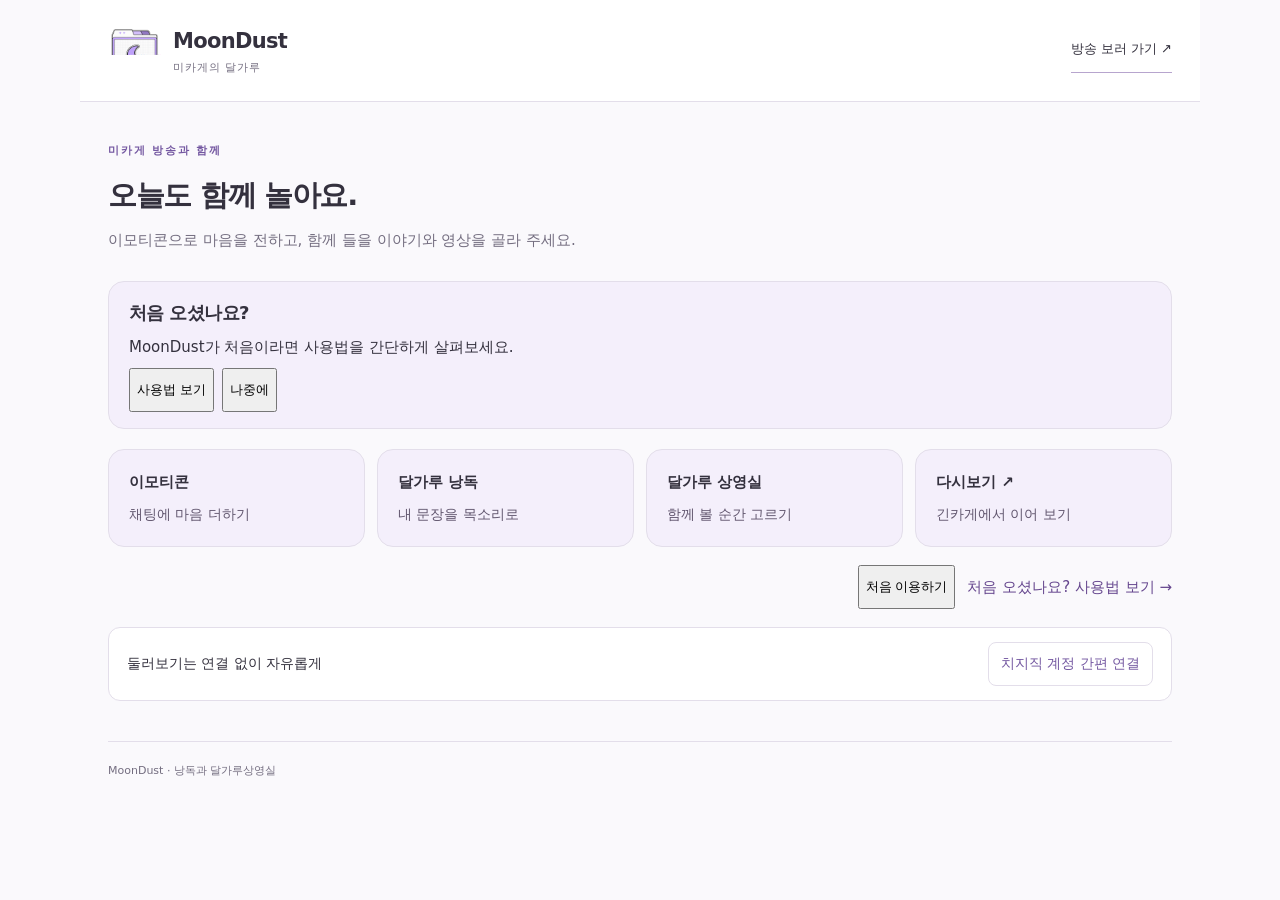
<file: index.html>
<!doctype html>
<html lang="ko"><head><meta charset="utf-8"><meta name="viewport" content="width=device-width,initial-scale=1"><title>MoonDust · 낭독과 상영실</title><meta name="description" content="미카게의 달가루 낭독과 상영실. 낭독 비용을 확인하고 함께 보고 싶은 영상 구간을 골라 주세요."><link rel="icon" href="./moondust-link-banner-300.png"><link rel="stylesheet" href="./style.css"><link rel="stylesheet" href="./onboarding.css"></head>
<body><header><a class="brand" href="./"><img src="./moondust-link-banner-300.png" alt=""><span>MoonDust<small>미카게의 달가루</small></span></a><a class="channel" href="https://chzzk.naver.com/7b8c4a76fb74a4c198d2418d34c86dca" target="_blank" rel="noopener">방송 보러 가기 ↗</a></header>
<main><div class="intro"><p class="eyebrow">미카게 방송과 함께</p><h1>오늘도 함께 놀아요.</h1><p>이모티콘으로 마음을 전하고, 함께 들을 이야기와 영상을 골라 주세요.</p></div>
<section class="welcome-card" id="welcome-card" hidden aria-labelledby="welcome-card-title"><h2 id="welcome-card-title">처음 오셨나요?</h2><p>MoonDust가 처음이라면 사용법을 간단하게 살펴보세요.</p><div class="welcome-actions"><button type="button" id="welcome-start" data-open-onboarding>사용법 보기</button><button type="button" id="welcome-later">나중에</button></div></section><nav class="feature-nav" aria-label="주요 기능"><a href="#emotes"><strong>이모티콘</strong><span>채팅에 마음 더하기</span></a><a href="#tts"><strong>달가루 낭독</strong><span>내 문장을 목소리로</span></a><a href="#video"><strong>달가루 상영실</strong><span>함께 볼 순간 고르기</span></a><a href="https://www.youtube.com/@%EA%B8%B4%EC%B9%B4%EA%B2%8C" target="_blank" rel="noopener"><strong>다시보기 ↗</strong><span>긴카게에서 이어 보기</span></a></nav><p class="guide-link"><button type="button" data-open-onboarding>처음 이용하기</button><a href="#guide">처음 오셨나요? 사용법 보기 →</a></p><section class="account-strip" aria-label="내 달가루"><span id="account-summary">둘러보기는 연결 없이 자유롭게</span><button id="connect-account" type="button">치지직 계정 간편 연결</button><button id="disconnect-account" type="button" hidden>연결 해제</button></section><div class="workspace"><section class="editor"><div class="tabs" role="tablist" aria-label="신청 종류"><button id="tts-tab" role="tab" aria-selected="true" aria-controls="tts-panel">☾ 달가루 낭독</button><button id="video-tab" role="tab" aria-selected="false" aria-controls="video-panel" tabindex="-1">▷ 달가루상영실</button></div>
<div id="tts-panel" role="tabpanel" aria-labelledby="tts-tab"><label for="message">읽어 줄 문장</label><textarea id="message" rows="6" placeholder="미카게와 너울이에게 전하고 싶은 말을 적어 주세요."></textarea><div class="row hint"><span>공백 포함 · 앞뒤 공백 제외</span><span id="count">0 / 120자</span></div><p id="tts-error" class="error" role="status"></p><div class="speech"><label for="voice">목소리</label><select id="voice"><option value="random">랜덤</option><option value="A">WaveNet A · 여성</option><option value="B">WaveNet B · 여성</option><option value="C">WaveNet C · 남성</option><option value="D">WaveNet D · 남성</option></select><label for="rate">읽기 속도 <output id="rate-value">1.00배</output></label><input id="rate" type="range" min="0.25" max="4" step="0.05" value="1"><label for="pitch">음높이 <output id="pitch-value">0 반음</output></label><input id="pitch" type="range" min="-20" max="20" step="1" value="0"><button type="button" id="reset-speech">기본값으로</button></div><button id="preview-voice" type="button">음성 미리듣기</button><audio id="voice-preview" controls hidden></audio><p id="preview-status" class="hint" role="status"></p><div class="notice"><strong>고른 목소리와 속도로 방송에 전달해요.</strong><p>문장과 음성 설정을 자유롭게 조절해 주세요.</p></div></div>
<div id="video-panel" role="tabpanel" aria-labelledby="video-tab" hidden><label for="video-url">YouTube / 치지직 클립 주소</label><input id="video-url" type="url" placeholder="YouTube 또는 https://chzzk.naver.com/clips/…"><button id="load-video" type="button">영상 불러오기</button><label for="video-file">또는 내 영상 업로드 · MP4/WebM · 최대 50MB</label><input id="video-file" type="file" accept="video/mp4,video/webm"><p id="upload-status" class="hint" role="status"></p><video id="file-preview" controls playsinline hidden></video><p id="video-title" class="hint"></p><div id="video-preview" hidden><div id="youtube-player"></div></div><div id="timeline-panel" hidden><p id="playhead-time" class="hint">현재 0:00</p><div id="timeline" class="timeline" aria-label="영상 재생 구간"><div id="selection" class="selection"></div><div id="playhead" class="playhead"></div><button id="start-handle" class="handle" type="button" role="slider" aria-label="구간 시작" aria-valuemin="0" aria-valuenow="0" aria-valuemax="0"></button><button id="end-handle" class="handle" type="button" role="slider" aria-label="구간 종료" aria-valuemin="1" aria-valuenow="1" aria-valuemax="1"></button></div><div class="times"><div><label for="start-time">시작</label><input id="start-time" inputmode="numeric" value="0:00"><input id="start" type="hidden" value="0"><button id="mark-start" type="button">현재 위치를 시작으로</button></div><div><label for="end-time">종료</label><input id="end-time" inputmode="numeric" value="0:30"><input id="end" type="hidden" value="30"><button id="mark-end" type="button">현재 위치를 종료로</button></div></div><button id="preview-range" type="button">선택 구간 미리보기</button></div><p id="duration" class="hint">최대 180초 · 30초당 0.10lb</p><p id="video-error" class="error" role="status"></p><div class="notice"><strong id="cinema-admission">상영실은 운영자가 여는 날에만 신청할 수 있어요.</strong><p>영상은 웹사이트에서 바로 신청합니다. 개인당 미완료 신청은 1건입니다.</p></div></div>
<button id="submit-tts" class="primary" type="button" hidden>내 달가루로 낭독 신청</button><button id="submit-video" class="primary" type="button" hidden>내 달가루로 영상 신청</button><p id="account-status" role="status" class="hint" hidden></p></section>
<aside><div class="receipt"><p class="eyebrow">신청 전 확인</p><h2 id="receipt-title">달가루 낭독</h2><div class="cost"><span id="cost">—</span><small>lb</small></div><p id="cost-note">문장을 입력하면 사용료를 계산합니다.</p><dl><div><dt>누적 해금</dt><dd>0.10lb</dd></div><div id="cooldown-row"><dt>개인 쿨타임</dt><dd>90초</dd></div><div id="balance-row" hidden><dt>보유 달가루</dt><dd id="account-balance">—</dd></div></dl><p class="footnote">직접 신청하면 방송 서버가 본인 계정의 사용 조건과 금액을 확인합니다. 영상은 실제 재생이 시작될 때 차감됩니다.</p></div><details><summary>낭독 요금표</summary><table><tbody><tr><td>1–24자</td><td>0.05lb</td></tr><tr><td>25–40자</td><td>0.06lb</td></tr><tr><td>41–60자</td><td>0.07lb</td></tr><tr><td>61–80자</td><td>0.08lb</td></tr><tr><td>81–100자</td><td>0.09lb</td></tr><tr><td>101–120자</td><td>0.10lb</td></tr></tbody></table><p class="hint">OWNER 예외와 실패 환불은 기존 방송 정책을 따릅니다.</p></details></aside></div>
<section class="editor" id="emote-shop" aria-labelledby="emote-shop-title"><h2 id="emote-shop-title">달가루 이모티콘 도감</h2><p>45종 · 6종 팩 0.60lb / 너울이 3팩 0.30lb · 채팅 사용 시 1종 0.10lb</p><p class="hint">구매한 뒤 치지직 채팅에 아래 이모지를 쓰면 방송 채팅 오버레이에서 미카게 이모티콘으로 보여요. 치지직 원본 채팅은 그대로입니다.</p><button id="emote-refresh" type="button">내 보유 번들 확인</button><p id="emote-status" role="status"></p><p><a href="./emote-guide.html">달가루 이모티콘 전체 사진·사용 가이드 →</a></p><div id="emote-bundles"></div></section><section id="newcomer-guide" class="editor" hidden aria-labelledby="guide-title"><h2 id="guide-title">처음 온 너울이 가이드</h2>
<details><summary>미카게 방송은 어떤 곳인가요?</summary><p>미카게는 이런저런 이야기도 하고, 게임도 하고, 노래도 부릅니다.</p><p>처음 오셨다면 그냥 구경하셔도 괜찮아요. 인사나 채팅은 하고 싶을 때 하시면 됩니다.</p><p>여기서 쓰는 말들을 처음부터 다 아실 필요는 없어요.</p></details>
<details><summary>채팅은 어떻게 참여하나요?</summary><p>치지직 채팅창에서 !낭독을 사용하면 적어주신 문장을 목소리로 읽을 수 있어요.</p><p>기본 낭독은 홈페이지에 들어오지 않아도 사용할 수 있습니다.</p><p>낭독은 누적 달가루 0.10lb부터 이용할 수 있어요. 사용료는 보유 달가루에서 차감됩니다.</p><p>참여 일수는 방송 중 일반 채팅으로 자동 기록돼요. 별도의 출석 명령어는 필요하지 않습니다.</p><p><code>!낭독 오늘도 좋은 하루!</code></p></details>
<details><summary>달가루가 뭔가요?</summary><p>방송에서 채팅으로 활동하다 보면 쌓이는 무료 포인트예요.</p><p>낭독이나 영상 신청에 사용하고, 마음에 드는 이모티콘도 해금할 수 있어요.</p><p>돈 주고 구매하는 포인트가 아니에요. 굳이 사용하지 않으셔도 괜찮습니다.</p><p>단위는 lb예요. 보유 달가루는 쓸 수 있는 양이고, 누적 달가루는 지금까지 쌓은 기록이에요. 사용료는 각 기능 화면에서 확인하세요.</p></details>
<details><summary>이모티콘은 어떻게 사용하나요?</summary><p>해금한 뒤 평소 사용하는 이모지를 치지직 채팅에 입력하세요. 지원하는 유사 이모지도 알아봅니다. 치지직 원본 채팅은 그대로이고, 방송의 MoonDust 오버레이에서 해금한 이미지로 보여요.</p><p>Windows 컴퓨터는 Win + .으로 이모지를 입력할 수 있어요. 휴대폰은 평소 사용하는 이모지 키보드를 그대로 쓰시면 됩니다.</p><a href="#emotes">이모티콘 도감 보기 →</a></details>
<details><summary>낭독과 상영실은 어떻게 이용하나요?</summary><p>치지직 채팅창에서 !낭독을 사용하면 적어주신 문장을 목소리로 읽을 수 있어요.</p><p>기본 낭독은 홈페이지에 들어오지 않아도 사용할 수 있습니다.</p><p>MoonDust에서는 이모티콘을 해금하거나 낭독 목소리를 직접 고를 수 있어요.</p><p>함께 보고 싶은 영상도 신청할 수 있고요.</p><p>필요할 때만 들어오시면 됩니다.</p><p>홈페이지에서는 목소리·속도·음높이를 조절하고 영상과 구간을 선택할 수 있어요. 상영실은 운영자가 여는 날에 이용할 수 있습니다.</p><a href="#tts">낭독 설정 →</a> · <a href="#video">상영실 →</a></details>
<details><summary>다시보기는 어디서 보나요?</summary><p>다시보기: 긴카게 채널로 이동</p><a href="https://www.youtube.com/@%EA%B8%B4%EC%B9%B4%EA%B2%8C" target="_blank" rel="noopener">긴카게 다시보기 ↗</a></details><h3>함께 지켜 주세요</h3><p>서로 싸우지 마세요.<br>다른 사람이 불편해할 행동은 하지 마세요.<br>문제가 생기면 직접 해결하려 하지 말고 미카게에게 맡겨주세요.</p><p>나머지는 상식선에서 부탁드립니다.</p></section><footer><span>MoonDust · 낭독과 달가루상영실</span><span></span></footer></main><script type="module" src="./navigation.js"></script><script type="module" src="./app.js"></script><script type="module" src="./account.js"></script><script type="module" src="./video.js"></script><script type="module" src="./preview.js"></script><script type="module" src="./emote-shop.js"></script><dialog id="welcome-dialog" class="welcome-dialog" aria-labelledby="welcome-title"><div class="welcome-shell"><div class="welcome-top"><h2 id="welcome-title">처음 이용하기</h2><button type="button" id="welcome-close" aria-label="안내 닫기">×</button></div><p class="welcome-progress" id="welcome-progress" aria-live="polite"></p><div class="welcome-body" id="welcome-body"></div><div class="welcome-footer"><p id="welcome-status" class="welcome-status" role="status"></p><a href="https://chzzk.naver.com/7b8c4a76fb74a4c198d2418d34c86dca" target="_blank" rel="noopener">방송으로 돌아가기 ↗</a><div class="welcome-actions"><button type="button" id="welcome-previous">이전</button><button type="button" id="welcome-next">다음</button><button type="button" id="welcome-skip" class="welcome-skip">건너뛰기</button></div></div></div></dialog><script type="module" src="./onboarding.js"></script></body></html>
</file>
<file: style.css>
:root{color-scheme:light;--ink:#34313e;--muted:#746e80;--line:#e3deea;--accent:#7458a1;--wash:#f4effb}*{box-sizing:border-box}body{margin:0;background:#faf9fc;color:var(--ink);font-family:"Malgun Gothic",system-ui,sans-serif;font-size:15px;line-height:1.65}header{max-width:1120px;margin:auto;padding:24px 28px;display:flex;align-items:center;justify-content:space-between;border-bottom:1px solid var(--line)}a{color:inherit;text-decoration:none}.brand{display:flex;align-items:center;gap:12px;font-size:21px;font-weight:750;letter-spacing:-.7px}.brand img{width:53px;height:53px}.brand small{display:block;font-size:11px;color:var(--muted);letter-spacing:1px;font-weight:400}.channel{font-size:13px;border-bottom:1px solid #b7a5ce;padding-bottom:3px}main{max-width:1064px;margin:0 auto;padding:40px 0 24px}.intro{margin-bottom:28px}.eyebrow{font-size:11px;font-weight:700;letter-spacing:1.8px;color:var(--accent);margin:0 0 12px}h1{font-size:29px;letter-spacing:-1.3px;margin:0 0 8px;font-weight:700}.intro>p:last-child{color:var(--muted);margin:0}.workspace{display:grid;grid-template-columns:minmax(0,1fr) 310px;gap:24px;align-items:start}.editor{background:white;border:1px solid var(--line);border-radius:18px;overflow:hidden}.tabs{display:flex;border-bottom:1px solid var(--line);padding:0 25px;gap:28px;background:#fdfcfe}.tabs button{background:none;border:0;border-bottom:3px solid transparent;padding:21px 0 16px;color:var(--muted);font:inherit;cursor:pointer}.tabs button[aria-selected=true]{color:var(--accent);border-bottom-color:var(--accent);font-weight:700}[role=tabpanel]{padding:26px 28px 0}label{display:block;font-size:13px;font-weight:700;margin-bottom:10px}textarea,input{font:inherit;color:var(--ink);background:#fff;border:1px solid #d9d1e3;border-radius:9px;width:100%;padding:14px;outline:none}textarea{resize:vertical;min-height:90px}textarea:focus,input:focus{border-color:var(--accent);box-shadow:0 0 0 3px #7458a118}button:focus-visible,a:focus-visible,summary:focus-visible{outline:3px solid #bea9dd;outline-offset:4px}.row{display:flex;justify-content:space-between;gap:10px}.hint{font-size:12px;color:var(--muted);margin:7px 0}.notice{border-left:2px solid #bcabd4;background:#faf7fe;padding:13px 15px;margin-top:20px;font-size:12px;color:var(--muted)}.notice strong{color:#625470;font-size:12px}.notice p{margin:5px 0 0}.command{padding:26px 28px 22px;margin-top:8px}#command{background:#f6f5f8;font-family:inherit;font-size:13px;min-height:80px}.primary{border:0;background:var(--accent);color:white;border-radius:9px;font:inherit;font-weight:700;width:100%;padding:13px;margin-top:14px;cursor:pointer}.primary:hover{background:#61478b}.primary:disabled{background:#e6e0ed;color:#95879f;cursor:not-allowed}.receipt{border:1px solid var(--line);border-radius:18px;padding:25px;background:var(--wash)}h2{margin:0;font-size:20px;letter-spacing:-.6px}.cost{display:flex;align-items:baseline;gap:8px;margin-top:21px}.cost span{font-size:48px;line-height:1.2;font-weight:600;letter-spacing:-2px}.cost small{color:var(--muted)}#cost-note{font-size:12px;color:var(--muted);min-height:40px}dl{border-top:1px solid #ded6e9;padding-top:12px}dl div{display:flex;justify-content:space-between;font-size:12px;margin:10px 0}dt{color:var(--muted)}dd{margin:0;font-weight:600}.footnote{font-size:11px;color:var(--muted);margin-top:20px}details{padding:18px 8px}summary{font-size:13px;cursor:pointer}table{width:100%;font-size:12px;margin-top:12px;border-collapse:collapse}td{padding:6px 0;border-bottom:1px solid var(--line)}td:last-child{text-align:right}.times{display:grid;grid-template-columns:1fr 1fr;gap:16px;margin-top:22px}.error{font-size:12px;color:#a13650;margin:7px 0}.error:empty{display:none}footer{display:flex;justify-content:space-between;gap:12px;margin-top:40px;padding-top:20px;border-top:1px solid var(--line);font-size:11px;color:var(--muted)}[hidden]{display:none!important}@media(max-width:1120px){main{padding:32px 28px}}@media(max-width:720px){header{padding:18px}.brand{font-size:18px}.brand img{width:44px;height:44px}main{padding:28px 18px}.workspace{grid-template-columns:1fr}h1{font-size:24px}.tabs{gap:23px;padding:0 20px}[role=tabpanel],.command{padding-left:20px;padding-right:20px}.receipt{padding:22px}.cost{margin-top:12px}footer{flex-direction:column}.channel{font-size:11px}}

.speech{margin-top:24px}.speech select{width:100%;padding:12px;border:1px solid #d9d1e3;border-radius:9px;background:white;font:inherit;color:inherit;margin-bottom:18px}.speech label{margin-top:12px}.speech output{float:right;color:var(--accent)}.speech input[type=range]{padding:0;accent-color:var(--accent)}#reset-speech{margin-top:12px;background:none;border:1px solid #d9d1e3;border-radius:6px;padding:7px 10px;color:var(--muted);cursor:pointer}

.account-strip{display:flex;align-items:center;flex-wrap:wrap;gap:12px;margin:0 0 20px;padding:14px 18px;border:1px solid var(--line);border-radius:12px;background:white;font-size:14px}.account-strip span{flex:1}.account-strip button,#video-panel button:not(.handle){font:inherit;color:var(--accent);background:white;border:1px solid var(--line);border-radius:8px;padding:9px 12px;cursor:pointer}#video-panel>button{margin-top:12px}#video-preview{margin-top:16px;aspect-ratio:16/9;min-height:200px}#youtube-player{width:100%;height:100%;border:0}#submit-tts,#submit-video{width:calc(100% - 56px);margin:20px 28px}#account-status{margin:12px 28px 20px}.timeline{position:relative;height:12px;background:var(--line);border-radius:6px;margin:30px 12px;touch-action:none}.selection{position:absolute;height:100%;background:var(--accent);border-radius:6px}.handle{position:absolute;top:-9px;width:22px;height:30px;padding:0;transform:translateX(-50%);background:white;border:2px solid var(--accent);border-radius:5px;touch-action:none;cursor:ew-resize}.playhead{position:absolute;top:-5px;width:2px;height:22px;background:var(--ink);pointer-events:none}#timeline-panel .times button{font-size:12px;margin-top:6px}.times input{padding:10px}

#voice-preview,#file-preview{width:100%;margin:14px 0}#file-preview{max-height:360px}#preview-voice{margin-top:16px;padding:10px;border:1px solid var(--line);border-radius:8px;background:white;color:var(--accent);font:inherit}#video-file{font-size:13px;padding:10px}label[for=video-file]{margin-top:20px}

/* MoonDust 2.0: retain existing controls and brand. */
[hidden]{display:none!important}html{scroll-padding-top:100px}header{position:sticky;top:0;background:#fff;z-index:10}.channel{min-height:44px;display:flex;align-items:center}.feature-nav{display:grid;grid-template-columns:repeat(2,minmax(0,1fr));gap:12px}.feature-nav a{padding:20px;border:1px solid var(--line);border-radius:16px;background:var(--wash);text-decoration:none;color:var(--ink);display:flex;flex-direction:column;gap:8px}.feature-nav a[aria-current=page]{outline:2px solid var(--accent)}.feature-nav span{font-size:14px;color:#62576f}.guide-link{text-align:right;margin:18px 0}.guide-link a,#newcomer-guide a{color:#65468e}button,summary,select{min-height:44px}button:focus-visible,a:focus-visible,summary:focus-visible{outline:3px solid var(--accent);outline-offset:3px}textarea,input,select{font-size:16px}#newcomer-guide,#emote-shop{margin-top:24px}#newcomer-guide details{margin:12px 0}#newcomer-guide summary{display:list-item;padding:12px;cursor:pointer}#newcomer-guide p{line-height:1.8}.account-strip{flex-wrap:wrap}.workspace>*{min-width:0}figure button{max-width:100%}@media(min-width:800px){.feature-nav{grid-template-columns:repeat(4,minmax(0,1fr))}}@media(max-width:480px){header{gap:10px;padding:12px}.brand small{font-size:11px}.channel{font-size:13px}main{padding:16px}.intro h1{font-size:28px}.feature-nav a{padding:16px 12px}.editor{padding:18px}.account-strip button{flex:1}.times{gap:10px}input{max-width:100%;box-sizing:border-box}}@media(prefers-reduced-motion:reduce){*{scroll-behavior:auto!important;animation:none!important;transition:none!important}}
</file>
<file: onboarding.css>
.welcome-card{margin:0 0 20px;padding:16px 20px;border:1px solid var(--line);border-radius:16px;background:var(--wash)}.welcome-card h2{font-size:18px;margin:0 0 8px}.welcome-card p{margin:8px 0}.welcome-actions{display:flex;gap:8px;flex-wrap:wrap}.welcome-card button,.welcome-dialog button,.guide-link button{min-height:44px}.welcome-dialog{box-sizing:border-box;width:min(560px,calc(100% - 32px));max-height:85vh;max-height:85dvh;padding:0;border:1px solid var(--line);border-radius:24px;background:#fff;color:var(--ink);box-shadow:0 20px 80px #30243c40}.welcome-dialog::backdrop{background:#20152f88}.welcome-shell{display:flex;flex-direction:column;max-height:85vh;max-height:85dvh}.welcome-top{display:flex;align-items:center;justify-content:space-between;padding:14px 20px;gap:12px;border-bottom:1px solid var(--line)}.welcome-top h2{font-size:18px;margin:0}.welcome-top button{min-width:44px}.welcome-progress{margin:0;padding:8px 20px;color:#62576f;font-size:14px}.welcome-body{overflow-y:auto;overscroll-behavior:contain;padding:0 20px;min-height:0;line-height:1.75;overflow-wrap:anywhere}.welcome-body h3{font-size:22px;margin:12px 0}.welcome-body p{margin:12px 0}.welcome-body li{margin:8px 0}.welcome-command{padding:12px;border-radius:12px;background:var(--wash);display:flex;flex-wrap:wrap;gap:10px;align-items:center}.welcome-command code{white-space:normal}.welcome-command input{max-width:100%;box-sizing:border-box}.welcome-footer{padding:12px 20px calc(12px + env(safe-area-inset-bottom,0px));border-top:1px solid var(--line)}.welcome-footer .welcome-actions{display:grid;grid-template-columns:1fr 1fr}.welcome-footer .welcome-skip{grid-column:1/-1}.welcome-footer a{display:inline-flex;align-items:center;min-height:44px;color:#65468e}.welcome-status{font-size:14px;margin:0}.guide-link{display:flex;gap:12px;flex-wrap:wrap;align-items:center;justify-content:flex-end}@media(max-width:600px){.welcome-dialog{width:100%;max-width:100%;margin:auto 0 0;border-radius:22px 22px 0 0}.welcome-top,.welcome-footer{padding-left:max(16px,env(safe-area-inset-left,0px));padding-right:max(16px,env(safe-area-inset-right,0px))}.welcome-body{padding:0 16px}.welcome-dialog[open]{animation:welcome-in .16s ease-out}}@keyframes welcome-in{from{transform:translateY(12px);opacity:0}to{transform:translateY(0);opacity:1}}@media(prefers-reduced-motion:reduce){.welcome-dialog[open]{animation:none}}
</file>
